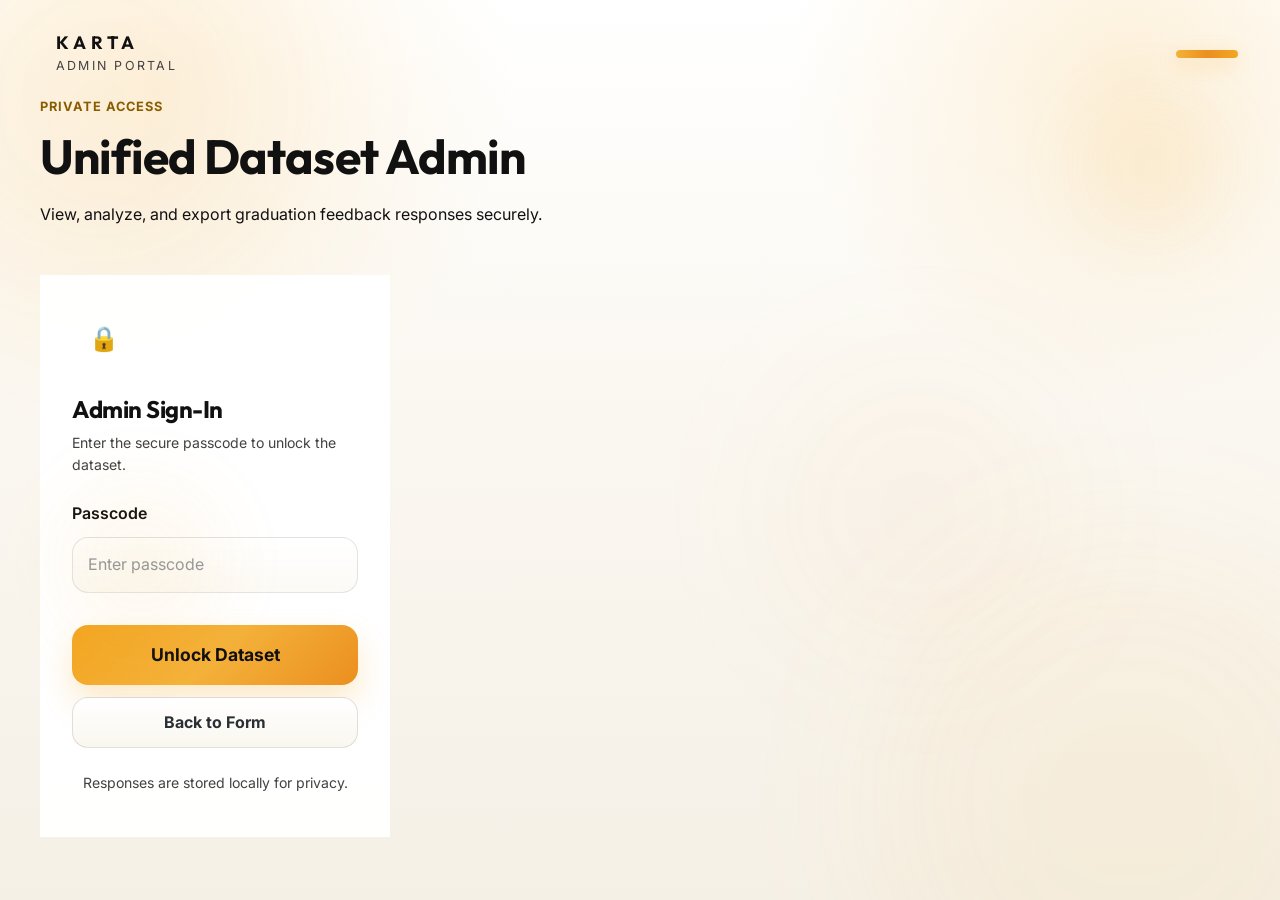
<file: admin.html>
<!DOCTYPE html>
<html lang="en">
<head>
  <meta charset="UTF-8" />
  <meta name="viewport" content="width=device-width, initial-scale=1.0" />
  <meta name="description" content="Admin access for the Karta Initiative India Foundation unified dataset" />
  <title>Karta Admin Dashboard</title>
  
  <link rel="preconnect" href="https://fonts.googleapis.com">
  <link rel="preconnect" href="https://fonts.gstatic.com" crossorigin>
  <link href="https://fonts.googleapis.com/css2?family=Inter:wght@400;500;600&family=Outfit:wght@400;500;600;700;800&display=swap" rel="stylesheet">
  
  <link rel="stylesheet" href="styles.css" />
  
  <style>
    /* Admin Specific Overrides & Additions */
    .admin-page-shell {
      max-width: 1400px;
    }
    
    .admin-layout {
      display: grid;
      grid-template-columns: 350px 1fr;
      gap: 32px;
      align-items: start;
    }
    
    .admin-hero {
      margin-bottom: 48px;
    }
    
    .admin-hero h1 {
      font-size: clamp(2rem, 4vw, 3rem);
      margin-bottom: 16px;
    }

    .admin-lock-mark {
      width: 64px;
      height: 64px;
      border-radius: var(--radius-full);
      background: var(--primary-gradient);
      color: white;
      display: flex;
      align-items: center;
      justify-content: center;
      font-size: 24px;
      margin-bottom: 24px;
      box-shadow: 0 8px 24px var(--primary-light);
    }

    .admin-card {
      padding: 32px;
      border-radius: var(--radius-xl);
      background: var(--surface);
      backdrop-filter: blur(16px);
      -webkit-backdrop-filter: blur(16px);
      border: 1px solid var(--surface-border);
      box-shadow: var(--surface-shadow);
    }
    
    .stats-grid {
      display: grid;
      grid-template-columns: repeat(auto-fit, minmax(200px, 1fr));
      gap: 24px;
      margin-bottom: 32px;
    }

    .stat-card {
      padding: 24px;
      border-radius: var(--radius-lg);
      background: linear-gradient(135deg, rgba(255,255,255,0.9), rgba(255,255,255,0.6));
      border: 1px solid var(--surface-border);
      box-shadow: 0 4px 16px rgba(0,0,0,0.02);
      transition: var(--transition-bounce);
    }
    
    .stat-card:hover {
      transform: translateY(-4px);
      box-shadow: 0 12px 24px rgba(0,0,0,0.05);
    }

    .stat-card span {
      display: block;
      color: var(--text-muted);
      font-size: 0.875rem;
      text-transform: uppercase;
      letter-spacing: 0.05em;
      margin-bottom: 8px;
    }

    .stat-card strong {
      display: block;
      font-size: 2.5rem;
      font-family: var(--font-heading);
      font-weight: 800;
      color: var(--primary-dark);
      line-height: 1;
    }
    
    .admin-actions {
      display: flex;
      flex-wrap: wrap;
      gap: 16px;
      margin-bottom: 32px;
    }
    
    .admin-actions button {
      flex: 1;
      min-width: 160px;
    }

    /* Dataset Cards */
    .dataset-cards {
      display: grid;
      gap: 24px;
    }
    
    .feedback-card {
      padding: 32px;
      border-radius: var(--radius-lg);
      background: rgba(255,255,255,0.85);
      border: 1px solid var(--surface-border);
      transition: var(--transition);
    }
    
    .feedback-card:hover {
      background: #FFF;
      box-shadow: 0 8px 32px rgba(0,0,0,0.04);
    }

    .feedback-card-head {
      display: flex;
      justify-content: space-between;
      align-items: flex-start;
      margin-bottom: 24px;
      padding-bottom: 24px;
      border-bottom: 1px solid var(--border);
    }

    .feedback-card-kicker {
      font-size: 0.875rem;
      color: var(--primary-dark);
      font-weight: 700;
      text-transform: uppercase;
      letter-spacing: 0.05em;
      margin-bottom: 8px;
    }

    .feedback-card-head h4 {
      font-size: 1.5rem;
      margin: 0;
    }

    .feedback-card-score {
      text-align: center;
      padding: 12px 24px;
      background: var(--primary-light);
      border-radius: var(--radius-full);
      color: var(--primary-dark);
    }

    .feedback-card-score span {
      display: block;
      font-size: 0.75rem;
      text-transform: uppercase;
      letter-spacing: 0.05em;
      font-weight: 700;
    }

    .feedback-card-score strong {
      display: block;
      font-size: 1.75rem;
      font-family: var(--font-heading);
      line-height: 1.2;
    }

    .feedback-grid {
      display: grid;
      grid-template-columns: repeat(auto-fit, minmax(160px, 1fr));
      gap: 16px;
      margin-bottom: 24px;
    }

    .feedback-grid div {
      padding: 16px;
      background: rgba(255,255,255,0.6);
      border-radius: var(--radius-md);
      border: 1px solid var(--border);
    }
    
    .feedback-grid span {
      display: block;
      font-size: 0.75rem;
      color: var(--text-muted);
      text-transform: uppercase;
      letter-spacing: 0.05em;
      margin-bottom: 4px;
    }
    
    .feedback-grid strong {
      font-size: 1rem;
      color: var(--text-main);
    }

    .feedback-details {
      background: #FAFAFA;
      border-radius: var(--radius-md);
      border: 1px solid var(--border);
      overflow: hidden;
    }
    
    .feedback-details summary {
      padding: 16px 24px;
      font-weight: 600;
      cursor: pointer;
      list-style: none;
      display: flex;
      justify-content: space-between;
      align-items: center;
      user-select: none;
    }
    
    .feedback-details summary::-webkit-details-marker {
      display: none;
    }
    
    .feedback-details summary::after {
      content: "↓";
      transition: transform 0.3s ease;
    }
    
    .feedback-details[open] summary {
      border-bottom: 1px solid var(--border);
      background: white;
    }
    
    .feedback-details[open] summary::after {
      transform: rotate(180deg);
    }

    .feedback-detail-list {
      padding: 24px;
      display: grid;
      gap: 16px;
    }

    .feedback-detail-list p {
      margin: 0;
      padding: 16px;
      background: white;
      border-radius: var(--radius-md);
      border: 1px solid var(--border);
    }
    
    .feedback-detail-list span {
      display: block;
      font-size: 0.75rem;
      color: var(--text-muted);
      text-transform: uppercase;
      letter-spacing: 0.05em;
      margin-bottom: 6px;
      font-weight: 600;
    }
    
    .empty-state {
      text-align: center;
      padding: 64px 24px;
      background: rgba(255,255,255,0.5);
      border-radius: var(--radius-lg);
      border: 2px dashed var(--border);
      color: var(--text-muted);
      font-size: 1.125rem;
    }
    
    @media (max-width: 900px) {
      .admin-layout {
        grid-template-columns: 1fr;
      }
    }
  </style>
</head>
<body>

  <div class="ambient-bg">
    <div class="ambient-blob blob-1"></div>
    <div class="ambient-blob blob-2"></div>
    <div class="ambient-blob blob-3"></div>
  </div>

  <div class="page-shell admin-page-shell">
    <header class="site-topbar fade-in-down">
      <div class="brand-lockup">
        <div class="brand-mark" aria-hidden="true">
          <span></span>
        </div>
        <div>
          <div class="brand-name">KARTA</div>
          <div class="brand-subtitle">Admin Portal</div>
        </div>
      </div>
      <div class="topbar-accent" aria-hidden="true"></div>
    </header>

    <header class="admin-hero fade-in-up delay-1">
      <p class="eyebrow">Private Access</p>
      <h1>Unified Dataset Admin</h1>
      <p class="lead">View, analyze, and export graduation feedback responses securely.</p>
    </header>

    <main class="admin-layout fade-in-up delay-2">
      <!-- Login Section (Sidebar on Desktop) -->
      <section class="admin-card">
        <div class="admin-lock-mark">🔒</div>
        <h2 style="margin-bottom: 8px;">Admin Sign-In</h2>
        <p class="field-hint" style="margin-bottom: 24px;">Enter the secure passcode to unlock the dataset.</p>

        <label class="field group">
          <span class="field-label">Passcode</span>
          <input type="password" id="adminPasscode" placeholder="Enter passcode" class="interactive-input" autocomplete="current-password" />
          <div class="input-focus-bg"></div>
        </label>

        <div style="display: flex; flex-direction: column; gap: 12px; margin-top: 32px;">
          <button type="button" class="primary-button" id="unlockAdmin" style="width: 100%;">Unlock Dataset</button>
          <a class="secondary-button" href="index.html" style="width: 100%;">Back to Form</a>
        </div>
        
        <p class="fine-print" style="margin-top: 24px; text-align: center;">Responses are stored locally for privacy.</p>
      </section>

      <!-- Dashboard Content (Hidden by default) -->
      <section id="adminContent" class="hidden">
        <div class="stats-grid">
          <div class="stat-card">
            <span>Submissions</span>
            <strong id="submissionCount">0</strong>
          </div>
          <div class="stat-card">
            <span>Average Rating</span>
            <strong id="averageRating">0.0</strong>
          </div>
          <div class="stat-card">
            <span>Latest Batch</span>
            <strong id="latestBatch">-</strong>
          </div>
        </div>

        <div class="admin-card" style="margin-bottom: 32px;">
          <h3 style="margin-bottom: 24px;">Dataset Management</h3>
          <div class="admin-actions">
            <button type="button" class="secondary-button" id="exportJson"><i class="icon-download"></i> Export JSON</button>
            <button type="button" class="secondary-button" id="exportCsv"><i class="icon-download"></i> Export CSV</button>
            <button type="button" class="secondary-button" id="exportPdf"><i class="icon-file-pdf"></i> Export PDF Report</button>
          </div>
          
          <div style="border-top: 1px solid var(--border); padding-top: 24px;">
            <label class="field group" style="max-width: 400px;">
              <span class="field-label">Import External Dataset (JSON)</span>
              <input type="file" id="datasetFile" accept="application/json" class="interactive-input" style="padding: 12px;" />
            </label>
          </div>
        </div>

        <div>
          <h3 style="margin-bottom: 24px;">Recent Feedback</h3>
          <div id="datasetCards" class="dataset-cards">
            <!-- Cards injected via JS -->
          </div>
        </div>
      </section>
    </main>
  </div>

  <template id="toastTemplate">
    <div class="toast glass-panel">
      <i class="toast-icon">ℹ️</i>
      <span class="toast-message"></span>
    </div>
  </template>

  <script src="admin.js"></script>
</body>
</html>
</file>
<file: styles.css>
:root {
  color-scheme: light;

  /* ─── Color Palette: White, Black & Gold ─── */
  --bg: #f7f4ee;
  --bg-alt: #fffdf8;
  --surface: rgba(255, 255, 255, 0.96);
  --surface-solid: #ffffff;
  --line: rgba(42, 47, 53, 0.08);
  --shadow: 0 18px 50px rgba(29, 33, 38, 0.12);

  --primary: #f3a622;
  --primary-dark: #d47f0d;
  --primary-soft: rgba(243, 166, 34, 0.12);
  --accent: #f4b23b;
  --accent-2: #eb8f1f;
  --accent-3: #c7810a;

  --text: #111111;
  --muted: #424242;

  --border: rgba(42, 47, 53, 0.08);

  /* Typography */
  --font-heading: 'Outfit', system-ui, -apple-system, sans-serif;
  --font-body: 'Inter', system-ui, -apple-system, sans-serif;

  /* Layout */
  --radius: 26px;
  --radius-sm: 16px;
  --radius-full: 999px;

  --transition: all 0.3s cubic-bezier(0.25, 0.8, 0.25, 1);
  --transition-bounce: all 0.5s cubic-bezier(0.34, 1.56, 0.64, 1);
}

* {
  box-sizing: border-box;
  margin: 0;
  padding: 0;
}

html {
  scroll-behavior: smooth;
}

body {
  font-family: var(--font-body);
  color: var(--text);
  background:
    radial-gradient(circle at 12% 10%, rgba(243, 166, 34, 0.12), transparent 26%),
    radial-gradient(circle at 88% 8%, rgba(244, 178, 59, 0.18), transparent 24%),
    linear-gradient(180deg, #ffffff 0%, #fbf8f2 42%, #f5f0e6 100%);
  min-height: 100vh;
  line-height: 1.6;
  overflow-x: hidden;
}

/* ─── Ambient Background ─── */
.ambient-bg {
  position: fixed;
  inset: 0;
  z-index: -1;
  overflow: hidden;
  pointer-events: none;
}

.ambient-blob {
  position: absolute;
  filter: blur(80px);
  border-radius: 50%;
  opacity: 0.55;
  animation: float 20s infinite ease-in-out alternate;
}

.blob-1 {
  width: 400px;
  height: 400px;
  background: rgba(243, 166, 34, 0.10);
  top: -100px;
  left: -100px;
}

.blob-2 {
  width: 500px;
  height: 500px;
  background: rgba(244, 178, 59, 0.12);
  bottom: -150px;
  right: -100px;
  animation-delay: -5s;
}

.blob-3 {
  width: 300px;
  height: 300px;
  background: rgba(235, 143, 31, 0.08);
  top: 40%;
  left: 60%;
  animation-delay: -10s;
}

@keyframes float {
  0%   { transform: translate(0, 0) scale(1); }
  50%  { transform: translate(50px, 30px) scale(1.05); }
  100% { transform: translate(-30px, 50px) scale(0.95); }
}

/* ─── Glassmorphism ─── */
.glass-panel {
  background: var(--surface);
  backdrop-filter: blur(14px);
  -webkit-backdrop-filter: blur(14px);
  border: 1px solid var(--line);
  box-shadow: var(--shadow);
}

/* ─── Typography ─── */
h1, h2, h3, h4, .brand-name {
  font-family: var(--font-heading);
  font-weight: 700;
  line-height: 1.2;
  letter-spacing: -0.02em;
  color: var(--text);
}

h2, h3 {
  margin: 0;
}

.gradient-text {
  background: linear-gradient(90deg, #f3a622, #eb8f1f, #f4b23b);
  -webkit-background-clip: text;
  -webkit-text-fill-color: transparent;
}

/* ─── Page Shell ─── */
.page-shell {
  position: relative;
  z-index: 1;
  width: min(1200px, calc(100% - 24px));
  margin: 0 auto;
  padding: 24px 0 36px;
}

.page-shell::before,
.page-shell::after {
  content: "";
  position: absolute;
  border-radius: 999px;
  filter: blur(24px);
  pointer-events: none;
  opacity: 0.55;
}

.page-shell::before {
  width: 220px;
  height: 220px;
  top: 56px;
  right: -20px;
  background: radial-gradient(circle, rgba(244, 178, 59, 0.22), transparent 70%);
}

.page-shell::after {
  width: 260px;
  height: 260px;
  left: -30px;
  bottom: 180px;
  background: radial-gradient(circle, rgba(243, 166, 34, 0.16), transparent 70%);
}

/* ─── Topbar ─── */
.site-topbar {
  display: flex;
  align-items: center;
  justify-content: space-between;
  gap: 16px;
  padding: 8px 2px 18px;
}

.brand-lockup {
  display: flex;
  align-items: center;
  gap: 14px;
}

.brand-logo {
  height: 42px;
  width: auto;
  border-radius: 8px;
  box-shadow: 0 2px 8px rgba(0,0,0,0.06);
}

.brand-name {
  font-size: 1.12rem;
  font-weight: 700;
  letter-spacing: 0.28em;
  color: var(--text);
}

.brand-subtitle {
  margin-top: 2px;
  font-size: 0.78rem;
  letter-spacing: 0.18em;
  text-transform: uppercase;
  color: var(--muted);
}

.topbar-accent {
  width: 62px;
  height: 8px;
  border-radius: 999px;
  background: linear-gradient(90deg, #f4b23b, #eb8f1f, #f3a622);
  box-shadow: 0 6px 20px rgba(243, 166, 34, 0.28);
}

/* ─── Hero Section ─── */
.hero {
  padding: 0 0 20px;
}

.hero-split-layout {
  display: grid;
  grid-template-columns: 1fr 1fr;
  gap: 40px;
  align-items: center;
  min-height: 420px;
}

.hero-content {
  max-width: 600px;
  z-index: 2;
}

.eyebrow {
  display: inline-block;
  margin: 0 0 10px;
  color: #8a5c00;
  font-weight: 700;
  letter-spacing: 0.08em;
  text-transform: uppercase;
  font-size: 0.8rem;
}

.hero-content h1 {
  font-size: clamp(2.15rem, 4.2vw, 3.6rem);
  margin-bottom: 16px;
  line-height: 1.03;
  letter-spacing: -0.04em;
  text-wrap: balance;
  color: var(--text);
}

.hero-content .lead {
  margin: 0 0 22px;
  color: var(--muted);
  font-size: 1.02rem;
  line-height: 1.75;
  max-width: 64ch;
}

.hero-tags {
  display: flex;
  flex-wrap: wrap;
  gap: 10px;
}

.tag {
  display: inline-flex;
  align-items: center;
  gap: 8px;
  padding: 10px 14px;
  border-radius: 999px;
  background: rgba(255, 255, 255, 0.78);
  color: var(--text);
  border: 1px solid rgba(42, 47, 53, 0.1);
  font-weight: 600;
  font-size: 0.92rem;
}

.hero-visual {
  position: relative;
  width: 100%;
  height: 100%;
  min-height: 380px;
  display: flex;
  justify-content: center;
  align-items: center;
}

.hero-image-wrapper {
  position: relative;
  width: 100%;
  height: 100%;
  border-radius: var(--radius);
  z-index: 1;
}

.hero-main-img {
  width: 100%;
  height: 100%;
  object-fit: cover;
  border-radius: 30px;
  box-shadow: 0 24px 70px rgba(29, 33, 38, 0.18);
}

.hero-img-decoration {
  position: absolute;
  top: -20px;
  right: -20px;
  width: 100px;
  height: 100px;
  background: linear-gradient(135deg, #f4b23b, #eb8f1f);
  border-radius: 50%;
  z-index: -1;
  opacity: 0.5;
  filter: blur(4px);
}

/* ═══════════════════════════════════════════════
   WALL OF SCHOLARS
   ═══════════════════════════════════════════════ */
.scholars-wall-section {
  margin-bottom: 32px;
  padding: 20px 0;
}

.scholars-wall-section .section-heading {
  text-align: center;
  justify-content: center;
  border-bottom: none;
  padding-bottom: 0;
  margin-bottom: 8px;
  flex-direction: column;
  gap: 8px;
}

.scholars-wall-section .section-heading h2 {
  font-size: 2rem;
  letter-spacing: -0.03em;
}

.scholars-wall-subtitle {
  text-align: center;
  color: var(--muted);
  font-size: 1rem;
  margin-bottom: 24px;
  font-weight: 500;
}

.scholars-wall {
  display: grid;
  grid-template-columns: repeat(auto-fill, minmax(220px, 1fr));
  gap: 12px;
  border-radius: var(--radius);
  overflow: hidden;
  position: relative;
}

.scholars-wall::after {
  content: "";
  position: absolute;
  inset: 0;
  background: linear-gradient(
    135deg,
    transparent 30%,
    rgba(243, 166, 34, 0.06) 45%,
    transparent 55%
  );
  pointer-events: none;
  border-radius: var(--radius);
}

.scholar-card {
  position: relative;
  aspect-ratio: 3 / 2;
  border-radius: 8px;
  overflow: hidden;
  cursor: pointer;
  transition: transform 0.4s cubic-bezier(0.25, 1, 0.5, 1),
              box-shadow 0.4s ease,
              z-index 0s;
}

.scholar-card img {
  width: 100%;
  height: 100%;
  object-fit: cover;
  transition: transform 0.5s cubic-bezier(0.25, 1, 0.5, 1),
              filter 0.4s ease;
  filter: grayscale(30%) brightness(0.95);
}

.scholar-card:hover {
  transform: scale(1.08);
  box-shadow: 0 16px 40px rgba(243, 166, 34, 0.25);
  z-index: 10;
}

.scholar-card:hover img {
  transform: scale(1.05);
  filter: grayscale(0%) brightness(1.05);
}

.scholar-card::before {
  content: "";
  position: absolute;
  inset: 0;
  border: 3px solid transparent;
  transition: border-color 0.3s ease;
  z-index: 2;
  pointer-events: none;
}

.scholar-card:hover::before {
  border-color: rgba(243, 166, 34, 0.6);
}

.scholar-card::after {
  content: "";
  position: absolute;
  bottom: 0;
  left: 0;
  right: 0;
  height: 40%;
  background: linear-gradient(to top, rgba(0,0,0,0.3), transparent);
  opacity: 0;
  transition: opacity 0.3s ease;
  pointer-events: none;
  z-index: 1;
}

.scholar-card:hover::after {
  opacity: 1;
}

.scholar-card {
  opacity: 0;
  animation: scholarReveal 0.6s cubic-bezier(0.25, 1, 0.5, 1) forwards;
}

@keyframes scholarReveal {
  from { opacity: 0; transform: scale(0.9); }
  to   { opacity: 1; transform: scale(1); }
}

.scholar-card:nth-child(1)  { animation-delay: 0.05s; }
.scholar-card:nth-child(2)  { animation-delay: 0.10s; }
.scholar-card:nth-child(3)  { animation-delay: 0.15s; }
.scholar-card:nth-child(4)  { animation-delay: 0.20s; }
.scholar-card:nth-child(5)  { animation-delay: 0.25s; }
.scholar-card:nth-child(6)  { animation-delay: 0.30s; }
.scholar-card:nth-child(7)  { animation-delay: 0.35s; }
.scholar-card:nth-child(8)  { animation-delay: 0.40s; }
.scholar-card:nth-child(9)  { animation-delay: 0.45s; }
.scholar-card:nth-child(10) { animation-delay: 0.50s; }
.scholar-card:nth-child(11) { animation-delay: 0.55s; }
.scholar-card:nth-child(12) { animation-delay: 0.60s; }
.scholar-card:nth-child(13) { animation-delay: 0.65s; }
.scholar-card:nth-child(14) { animation-delay: 0.70s; }
.scholar-card:nth-child(15) { animation-delay: 0.75s; }
.scholar-card:nth-child(16) { animation-delay: 0.80s; }
.scholar-card:nth-child(17) { animation-delay: 0.85s; }
.scholar-card:nth-child(18) { animation-delay: 0.90s; }
.scholar-card:nth-child(19) { animation-delay: 0.95s; }
.scholar-card:nth-child(20) { animation-delay: 1.00s; }
.scholar-card:nth-child(21) { animation-delay: 1.05s; }

.wall-accent-bar {
  width: 80px;
  height: 4px;
  margin: 0 auto 24px;
  border-radius: 999px;
  background: linear-gradient(90deg, #f4b23b, #eb8f1f, #f3a622);
  box-shadow: 0 4px 16px rgba(243, 166, 34, 0.2);
}

/* ─── Layout & Form ─── */
.layout {
  display: grid;
  grid-template-columns: minmax(0, 1fr);
  gap: 18px;
  align-items: start;
}

.form-panel {
  min-width: 0;
}

.feedback-form {
  display: grid;
  gap: 20px;
}

.section-card,
.submit-card {
  position: relative;
  overflow: hidden;
  border-radius: var(--radius);
  padding: 32px;
  background: linear-gradient(180deg, rgba(255, 255, 255, 0.98), rgba(251, 248, 242, 0.96));
  backdrop-filter: blur(14px);
  border: 1px solid var(--line);
  box-shadow: var(--shadow);
  transition: transform 0.24s ease, box-shadow 0.24s ease, border-color 0.24s ease;
}

/* Gold top-line accent */
.section-card::before,
.submit-card::before {
  content: "";
  position: absolute;
  inset: 0 auto auto 0;
  width: 100%;
  height: 6px;
  background: linear-gradient(90deg, #f3a622, #f4b23b, #eb8f1f, #f3a622);
}

.section-card:hover,
.submit-card:hover {
  transform: translateY(-2px);
  box-shadow: 0 24px 70px rgba(35, 47, 56, 0.14);
  border-color: rgba(243, 166, 34, 0.18);
}

.section-heading {
  display: flex;
  flex-wrap: wrap;
  gap: 12px;
  align-items: baseline;
  margin-bottom: 24px;
  padding-bottom: 16px;
  border-bottom: 1px solid var(--line);
}

.section-index {
  padding: 7px 12px;
  border-radius: 999px;
  background: linear-gradient(135deg, rgba(243, 166, 34, 0.16), rgba(244, 178, 59, 0.12));
  color: #a96500;
  font-weight: 700;
  font-size: 0.8rem;
}

.section-heading h2 {
  font-size: 1.4rem;
}

/* ─── Form Fields ─── */
.field-grid {
  display: grid;
  grid-template-columns: repeat(2, minmax(0, 1fr));
  gap: 20px;
  margin-bottom: 20px;
}

.field {
  display: grid;
  gap: 10px;
  margin-bottom: 20px;
}

.field:last-child {
  margin-bottom: 0;
}

.field-label {
  display: block;
  font-weight: 600;
  line-height: 1.5;
  color: var(--text);
  margin-bottom: 2px;
}

.required-asterisk {
  color: var(--primary);
  margin-left: 4px;
}

.field-hint,
.fine-print {
  margin: 0 0 10px 0;
  color: var(--muted);
  line-height: 1.6;
  font-size: 0.88rem;
}

fieldset {
  border: none;
  padding: 0;
  margin: 0;
}

/* ─── Inputs ─── */
.group {
  position: relative;
}

.interactive-input {
  width: 100%;
  border: 1px solid rgba(42, 47, 53, 0.12);
  border-radius: 16px;
  background: linear-gradient(180deg, rgba(255, 255, 255, 1), rgba(252, 250, 245, 0.96));
  color: var(--text);
  padding: 14px 15px;
  font: inherit;
  font-size: 1rem;
  transition: border-color 0.2s ease, box-shadow 0.2s ease, transform 0.2s ease;
}

.interactive-input::placeholder {
  color: rgba(102, 112, 122, 0.72);
}

textarea.interactive-input {
  resize: vertical;
  min-height: 140px;
}

.interactive-input:focus {
  outline: none;
  border-color: rgba(243, 166, 34, 0.46);
  box-shadow: 0 0 0 4px rgba(243, 166, 34, 0.12);
}

.interactive-input:hover {
  border-color: rgba(243, 166, 34, 0.24);
}

/* Hide the old absolute background hack to simplify focus layout */
.input-focus-bg {
  display: none;
}

/* ─── Choices Grid ─── */
.choice-grid {
  display: grid;
  grid-template-columns: repeat(2, minmax(0, 1fr));
  gap: 12px;
}

.choice-grid-inline {
  grid-template-columns: repeat(auto-fit, minmax(180px, 1fr));
}

.choice-grid-multi {
  grid-template-columns: repeat(auto-fit, minmax(220px, 1fr));
}

.choice-label {
  display: flex;
  align-items: center;
  gap: 12px;
  padding: 14px 16px;
  border-radius: 16px;
  border: 1px solid rgba(42, 47, 53, 0.1);
  background: linear-gradient(135deg, #ffffff, #fbf8f2);
  cursor: pointer;
  transition: transform 0.2s ease, border-color 0.2s ease, background-color 0.2s ease;
}

.choice-label:hover {
  transform: translateY(-1px);
  border-color: rgba(243, 166, 34, 0.28);
}

.choice-text {
  font-weight: 500;
  color: var(--text);
  line-height: 1.4;
}

.choice-label input[type="radio"],
.choice-label input[type="checkbox"] {
  accent-color: var(--primary);
  width: 1.2rem;
  height: 1.2rem;
  margin: 0;
  cursor: pointer;
}

.choice-label:has(input:checked) {
  background: linear-gradient(135deg, rgba(243, 166, 34, 0.16), rgba(244, 178, 59, 0.14), rgba(235, 143, 31, 0.12));
  border-color: rgba(243, 166, 34, 0.34);
  box-shadow: 0 12px 26px rgba(243, 166, 34, 0.14);
}

/* ─── Rating Group ─── */
.rating-group {
  display: grid;
  gap: 12px;
}

.rating-labels {
  display: flex;
  justify-content: space-between;
  gap: 12px;
  color: var(--muted);
  font-size: 0.92rem;
}

.rating-options {
  display: grid;
  grid-template-columns: repeat(5, minmax(0, 1fr));
  gap: 10px;
}

.rating-label {
  position: relative;
  display: flex;
  align-items: center;
  justify-content: center;
  padding: 16px 10px;
  border-radius: 16px;
  border: 1px solid rgba(42, 47, 53, 0.1);
  cursor: pointer;
  transition: transform 0.2s ease, border-color 0.2s ease, background-color 0.2s ease;
  overflow: hidden;
}

/* Hide the actual radio button inside the rating box */
.rating-label input[type="radio"] {
  position: absolute;
  opacity: 0;
  width: 0;
  height: 0;
}

/* Graduated gold warmth */
.rating-label:nth-child(1) { background: linear-gradient(180deg, #fff8ef, #fffdf8); }
.rating-label:nth-child(2) { background: linear-gradient(180deg, #fff5e4, #fffdf8); }
.rating-label:nth-child(3) { background: linear-gradient(180deg, #fff2da, #fffdf8); }
.rating-label:nth-child(4) { background: linear-gradient(180deg, #fff0d3, #fffdf8); }
.rating-label:nth-child(5) { background: linear-gradient(180deg, #ffe7b8, #fffdf8); }

.rating-label:hover {
  transform: translateY(-1px);
  border-color: rgba(243, 166, 34, 0.3);
}

.rating-label:has(input:checked) {
  background: linear-gradient(135deg, rgba(243, 166, 34, 0.2), rgba(244, 178, 59, 0.16));
  border-color: rgba(243, 166, 34, 0.4);
  box-shadow:
    0 0 0 2px rgba(243, 166, 34, 0.24),
    0 0 18px rgba(243, 166, 34, 0.34),
    0 14px 30px rgba(243, 166, 34, 0.2);
}

.rating-label:has(input:checked) .rating-number {
  color: #8a5200;
  text-shadow: 0 0 12px rgba(243, 166, 34, 0.38);
}

/* Accessibility focus ring */
.rating-label:has(input:focus-visible) {
  outline: 2px solid var(--primary);
  outline-offset: 2px;
}

.rating-number {
  font-weight: 700;
  font-family: var(--font-heading);
  font-size: 1.1rem;
}

/* ─── Submit Card ─── */
.submit-card {
  display: grid;
  gap: 20px;
  text-align: center;
  border: 1px solid rgba(34, 48, 58, 0.08);
}

.thank-you-banner {
  margin-bottom: 8px;
}

.thank-you-banner h3 {
  font-size: 1.5rem;
  margin-bottom: 12px;
}

.thank-you-banner p {
  color: var(--muted);
  max-width: 500px;
  margin: 0 auto;
  line-height: 1.7;
  font-weight: 500;
}

.action-row {
  display: flex;
  flex-wrap: wrap;
  justify-content: center;
  gap: 16px;
}

/* ─── Buttons ─── */
button {
  border: 0;
  font: inherit;
}

.primary-button, .secondary-button, .ghost-button {
  border-radius: 16px;
  padding: 12px 20px;
  font-weight: 700;
  font-family: var(--font-body);
  cursor: pointer;
  transition: transform 0.2s ease, box-shadow 0.2s ease, background-color 0.2s ease, color 0.2s ease, border-color 0.2s ease;
  border: none;
  text-decoration: none;
  display: inline-flex;
  align-items: center;
  justify-content: center;
  gap: 10px;
}

.primary-button {
  background: linear-gradient(135deg, #f3a622, #f4b23b, #eb8f1f);
  color: #111111;
  box-shadow: 0 16px 32px rgba(243, 166, 34, 0.24);
  font-size: 1.1rem;
  padding: 16px 32px;
}

.primary-button:hover {
  transform: translateY(-2px);
  box-shadow: 0 20px 40px rgba(243, 166, 34, 0.32);
}

.secondary-button, .ghost-button {
  background: linear-gradient(180deg, #ffffff, #faf7ef);
  color: #2a2f35;
  border: 1px solid rgba(42, 47, 53, 0.14);
}

.secondary-button:hover, .ghost-button:hover {
  border-color: rgba(243, 166, 34, 0.28);
  background: linear-gradient(180deg, #fffdf9, #fff4de);
  transform: translateY(-1px);
}

.pulse-hover:hover {
  animation: pulse 1.5s infinite;
}

@keyframes pulse {
  0%   { box-shadow: 0 0 0 0 rgba(243, 166, 34, 0.4); }
  70%  { box-shadow: 0 0 0 15px rgba(243, 166, 34, 0); }
  100% { box-shadow: 0 0 0 0 rgba(243, 166, 34, 0); }
}

.primary-button:active,
.secondary-button:active,
.ghost-button:active,
.choice-grid label:active,
.rating-options label:active {
  transform: translateY(0);
}

.fine-print {
  font-size: 0.88rem;
  color: var(--muted);
}

.admin-link {
  color: var(--primary-dark);
  text-decoration: none;
  font-weight: 600;
}

.admin-link:hover {
  text-decoration: underline;
}

/* ─── Footer ─── */
.site-footer {
  margin-top: 16px;
  padding: 16px 24px;
  color: var(--muted);
  font-size: 0.92rem;
  text-align: center;
  border-radius: 999px;
  background: linear-gradient(90deg, rgba(255, 255, 255, 0.98), rgba(250, 247, 240, 0.96));
  border: 1px solid rgba(42, 47, 53, 0.08);
  box-shadow: 0 12px 28px rgba(29, 33, 38, 0.08);
}

/* ─── Utility ─── */
.hidden {
  display: none !important;
}

.dynamic-field {
  animation: fadeInDown 0.4s ease forwards;
}

.other-detail-field {
  margin-top: 14px;
}

/* ─── Toast ─── */
.toast {
  position: fixed;
  left: 50%;
  bottom: 24px;
  transform: translateX(-50%);
  padding: 14px 18px;
  border-radius: 999px;
  color: var(--text);
  background: rgba(255, 255, 255, 0.96);
  border: 1px solid rgba(243, 166, 34, 0.16);
  box-shadow: var(--shadow);
  z-index: 1000;
  opacity: 0;
  transition: all 0.5s cubic-bezier(0.34, 1.56, 0.64, 1);
}

.toast.show {
  opacity: 1;
}

/* ─── Animations ─── */
.fade-in-up {
  opacity: 0;
  transform: translateY(30px);
  animation: fadeInUp 0.8s cubic-bezier(0.25, 1, 0.5, 1) forwards;
}

.fade-in-down {
  opacity: 0;
  transform: translateY(-30px);
  animation: fadeInDown 0.8s cubic-bezier(0.25, 1, 0.5, 1) forwards;
}

.delay-1 { animation-delay: 0.2s; }
.delay-2 { animation-delay: 0.4s; }
.delay-3 { animation-delay: 0.6s; }

.stagger-item {
  opacity: 0;
  transform: translateY(20px);
  transition: opacity 0.6s ease, transform 0.6s cubic-bezier(0.25, 1, 0.5, 1);
}

.stagger-item.visible {
  opacity: 1;
  transform: translateY(0);
}

@keyframes fadeInUp {
  to { opacity: 1; transform: translateY(0); }
}

@keyframes fadeInDown {
  to { opacity: 1; transform: translateY(0); }
}

.float-animation {
  animation: floatCard 6s ease-in-out infinite alternate;
}

@keyframes floatCard {
  from { transform: translateY(0); }
  to   { transform: translateY(-12px); }
}

/* ─── Responsive ─── */
@media (max-width: 960px) {
  .hero-split-layout {
    grid-template-columns: 1fr;
    min-height: auto;
    gap: 24px;
  }

  .hero-visual {
    min-height: 250px;
  }
}

@media (max-width: 820px) {
  .page-shell {
    width: min(100% - 16px, 1200px);
    padding-top: 12px;
  }

  .section-card,
  .submit-card {
    padding: 20px;
  }

  .field-grid,
  .choice-grid {
    grid-template-columns: 1fr;
  }
  
  .rating-options {
    grid-template-columns: repeat(5, 1fr);
    gap: 6px;
  }
  
  .rating-label {
    padding: 12px 4px;
  }
  
  .rating-number {
    font-size: 1rem;
  }

  .rating-labels {
    flex-direction: row; /* Keep the poor/excellent side by side even on mobile if possible, but change size */
    font-size: 0.8rem;
  }

  .scholars-wall {
    grid-template-columns: repeat(auto-fill, minmax(140px, 1fr));
    gap: 8px;
  }

  .action-row {
    flex-direction: column;
  }

  .action-row .primary-button,
  .action-row .secondary-button {
    width: 100%;
  }

  .site-footer {
    border-radius: 18px;
  }
}

@media (prefers-reduced-motion: reduce) {
  *,
  *::before,
  *::after {
    animation: none !important;
    scroll-behavior: auto !important;
    transition: none !important;
  }
}
</file>
